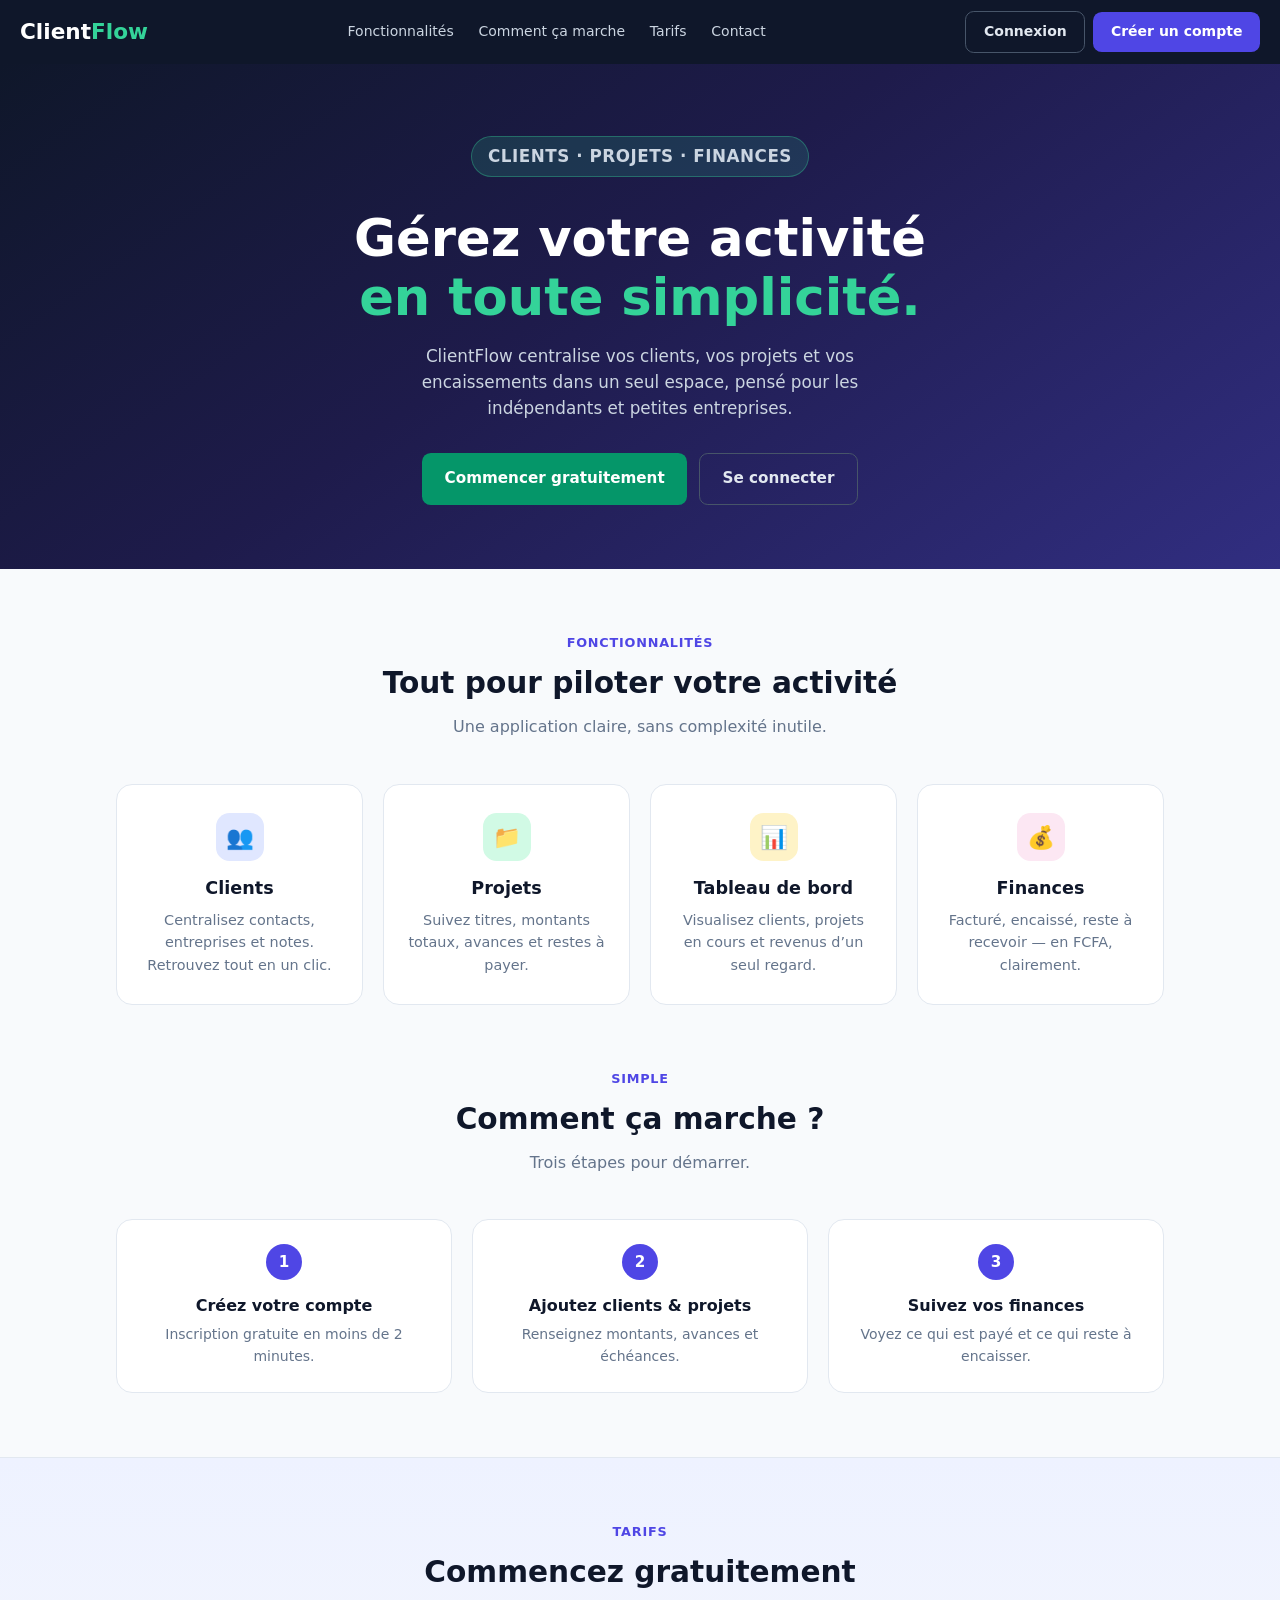
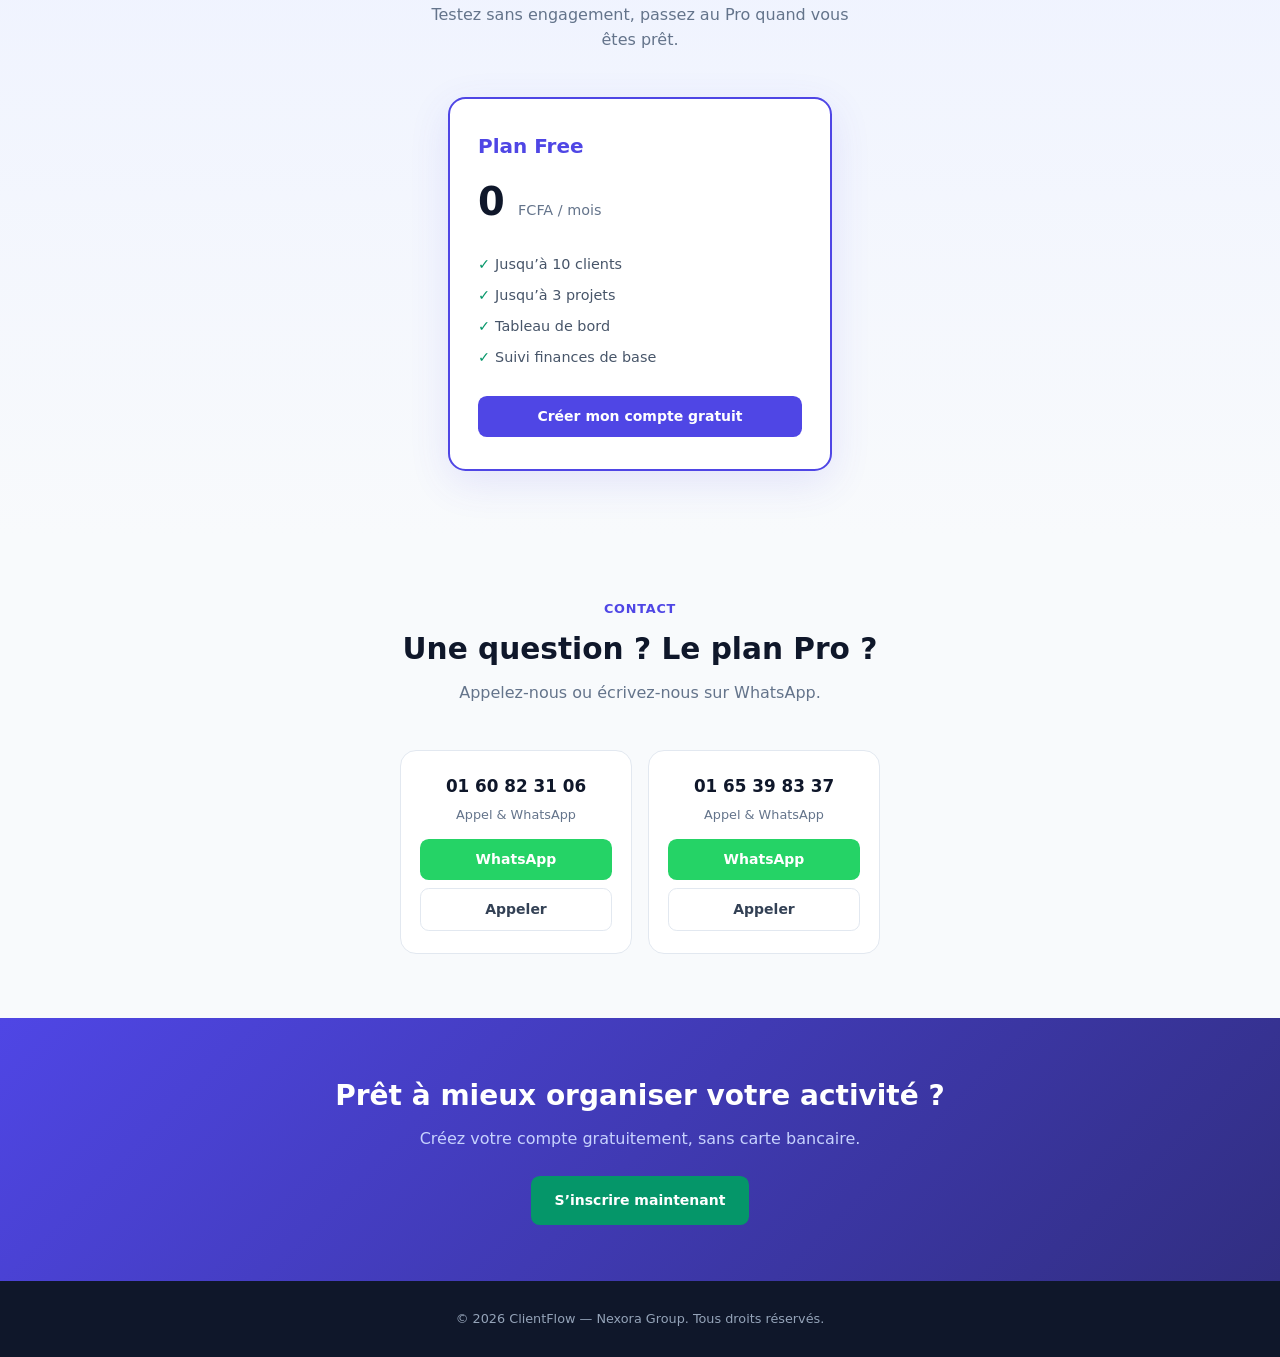
<file: index.html>
<!DOCTYPE html>
<html lang="fr">
<head>
  <meta charset="UTF-8"/>
  <meta name="viewport" content="width=device-width, initial-scale=1.0"/>
  <title>ClientFlow — Gérez clients, projets et finances</title>
  <style>
    *{box-sizing:border-box;margin:0;padding:0}
    body{font-family:system-ui,-apple-system,BlinkMacSystemFont,sans-serif;background:#f8fafc;color:#0f172a;line-height:1.55}
    a{text-decoration:none;color:inherit}

    /* NAV */
    .navbar{
      background:#0f172a;
      height:4rem;
      display:flex;align-items:center;justify-content:space-between;
      padding:0 1.25rem;
      position:sticky;top:0;z-index:50;
    }
    .logo{font-size:1.35rem;font-weight:700;color:#fff}
    .logo span{color:#34d399}
    .nav-menu{display:flex;align-items:center;gap:.15rem}
    .nav-menu a{font-size:.875rem;color:#cbd5e1;padding:.5rem .7rem;border-radius:.5rem}
    .nav-menu a:hover{color:#fff;background:rgba(255,255,255,.08)}
    .nav-actions{display:flex;align-items:center;gap:.5rem}
    .btn{
      display:inline-flex;align-items:center;justify-content:center;
      padding:.6rem 1.1rem;border-radius:.55rem;
      font-size:.875rem;font-weight:600;border:none;cursor:pointer;
    }
    .btn-primary{background:#4f46e5;color:#fff}
    .btn-primary:hover{background:#4338ca}
    .btn-secondary{background:transparent;border:1px solid #475569;color:#e2e8f0}
    .btn-secondary:hover{background:rgba(255,255,255,.08)}
    .btn-emerald{background:#059669;color:#fff}
    .btn-emerald:hover{background:#047857}
    .btn-whatsapp{background:#25D366;color:#fff}
    .menu-toggle{
      display:none;background:none;border:1px solid #475569;
      border-radius:.5rem;padding:.35rem .6rem;font-size:1.1rem;color:#fff;cursor:pointer;
    }

    /* HERO */
    .hero{
      background:linear-gradient(145deg,#0f172a 0%,#1e1b4b 45%,#312e81 100%);
      color:#fff;
      padding:4.5rem 1.25rem 4rem;
      text-align:center;
    }
    .badge{
      display:inline-block;
      background:rgba(52,211,153,.15);
      color:#34d399;
      border:1px solid rgba(52,211,153,.35);
      font-size:.75rem;font-weight:600;
      padding:.4rem 1rem;border-radius:9999px;margin-bottom:1.25rem;
      letter-spacing:.03em;
    }
    .hero h1{
      font-size:clamp(1.9rem,5.5vw,3.2rem);
      font-weight:800;line-height:1.15;margin-bottom:1rem;
    }
    .hero h1 span{color:#34d399}
    .hero p{
      color:#cbd5e1;font-size:1.05rem;
      max-width:34rem;margin:0 auto 2rem;
    }
    .hero-buttons{display:flex;gap:.75rem;justify-content:center;flex-wrap:wrap}
    .hero-buttons .btn{padding:.85rem 1.4rem;font-size:.95rem}

    /* SECTIONS */
    .section{max-width:68rem;margin:0 auto;padding:4rem 1.25rem}
    .section-header{text-align:center;margin-bottom:2.75rem}
    .section-header .small{
      color:#4f46e5;font-size:.8rem;font-weight:700;
      text-transform:uppercase;letter-spacing:.06em;
    }
    .section-header h2{font-size:1.85rem;margin:.5rem 0;color:#0f172a}
    .section-header p{color:#64748b;max-width:28rem;margin:0 auto}

    /* FEATURES */
    .features{display:grid;grid-template-columns:repeat(auto-fit,minmax(230px,1fr));gap:1.25rem}
    .feature-card{
      background:#fff;border:1px solid #e2e8f0;border-radius:1rem;
      padding:1.75rem 1.4rem;text-align:center;
      transition:border-color .2s,box-shadow .2s;
    }
    .feature-card:hover{border-color:#a5b4fc;box-shadow:0 10px 30px rgba(79,70,229,.08)}
    .feature-card .icon{
      width:3rem;height:3rem;margin:0 auto .9rem;
      border-radius:.85rem;display:flex;align-items:center;justify-content:center;
      font-size:1.4rem;
    }
    .icon-clients{background:#e0e7ff}
    .icon-projects{background:#d1fae5}
    .icon-dashboard{background:#fef3c7}
    .icon-finance{background:#fce7f3}
    .feature-card h3{font-size:1.1rem;margin-bottom:.4rem}
    .feature-card p{font-size:.9rem;color:#64748b}

    /* HOW IT WORKS */
    .steps{display:grid;grid-template-columns:repeat(auto-fit,minmax(200px,1fr));gap:1.25rem}
    .step{
      background:#fff;border:1px solid #e2e8f0;border-radius:1rem;
      padding:1.5rem;text-align:center;
    }
    .step-num{
      width:2.25rem;height:2.25rem;margin:0 auto .85rem;
      background:#4f46e5;color:#fff;border-radius:9999px;
      display:flex;align-items:center;justify-content:center;
      font-weight:700;font-size:.95rem;
    }
    .step h3{font-size:1rem;margin-bottom:.35rem}
    .step p{font-size:.875rem;color:#64748b}

    /* PRICING */
    .pricing-bg{background:linear-gradient(180deg,#eef2ff 0%,#f8fafc 100%);border-top:1px solid #e2e8f0}
    .pricing-card{
      max-width:24rem;margin:0 auto;
      background:#fff;border:2px solid #4f46e5;border-radius:1.1rem;
      padding:2rem 1.75rem;
      box-shadow:0 12px 40px rgba(79,70,229,.12);
    }
    .pricing-card h3{font-size:1.25rem;color:#4f46e5}
    .price{font-size:2.4rem;font-weight:800;margin:.6rem 0 1.35rem;color:#0f172a}
    .price span{font-size:.9rem;font-weight:500;color:#64748b}
    .pricing-card ul{list-style:none;margin-bottom:1.75rem}
    .pricing-card li{font-size:.9rem;color:#475569;margin-bottom:.55rem}
    .pricing-card li::before{content:"✓ ";color:#059669;font-weight:700}

    /* CONTACT */
    .contact-cards{display:grid;grid-template-columns:1fr;gap:1rem;max-width:30rem;margin:0 auto}
    @media(min-width:520px){.contact-cards{grid-template-columns:1fr 1fr}}
    .contact-card{
      background:#fff;border:1px solid #e2e8f0;border-radius:1rem;
      padding:1.4rem 1.2rem;text-align:center;
    }
    .contact-card h3{font-size:1.05rem;margin-bottom:.35rem;color:#0f172a}
    .contact-card p{font-size:.8rem;color:#64748b;margin-bottom:.9rem}

    /* CTA */
    .cta{
      background:linear-gradient(135deg,#4f46e5,#312e81);
      color:#fff;text-align:center;
      padding:3.5rem 1.25rem;
    }
    .cta h2{font-size:1.75rem;margin-bottom:.6rem}
    .cta p{color:#c7d2fe;margin-bottom:1.5rem}

    footer{
      text-align:center;padding:1.75rem 1.25rem;
      font-size:.8rem;color:#94a3b8;background:#0f172a;
    }

    @media(max-width:768px){
      .menu-toggle{display:block}
      .nav-menu{
        display:none;position:absolute;top:4rem;left:0;right:0;
        background:#0f172a;border-bottom:1px solid #1e293b;
        flex-direction:column;padding:.5rem 0;
      }
      .nav-menu.open{display:flex}
      .nav-menu a{width:100%;padding:.8rem 1.25rem;color:#e2e8f0}
      .nav-actions .btn-secondary{display:none}
    }
  </style>
</head>
<body>

  <header class="navbar">
    <a href="index.html" class="logo">Client<span>Flow</span></a>
    <nav class="nav-menu" id="nav-menu">
      <a href="#fonctionnalites">Fonctionnalités</a>
      <a href="#comment">Comment ça marche</a>
      <a href="#tarifs">Tarifs</a>
      <a href="#contact">Contact</a>
    </nav>
    <div class="nav-actions">
      <a href="login.html" class="btn btn-secondary">Connexion</a>
      <a href="register.html" class="btn btn-primary">Créer un compte</a>
      <button class="menu-toggle" id="menu-toggle">☰</button>
    </div>
  </header>

  <!-- HERO -->
  <section class="hero">
    <p class="badge">CLIENTS · PROJETS · FINANCES</p>
    <h1>Gérez votre activité<br><span>en toute simplicité.</span></h1>
    <p>
      ClientFlow centralise vos clients, vos projets et vos encaissements
      dans un seul espace, pensé pour les indépendants et petites entreprises.
    </p>
    <div class="hero-buttons">
      <a href="register.html" class="btn btn-emerald">Commencer gratuitement</a>
      <a href="login.html" class="btn btn-secondary">Se connecter</a>
    </div>
  </section>

  <!-- FONCTIONNALITÉS -->
  <section id="fonctionnalites" class="section">
    <div class="section-header">
      <p class="small">Fonctionnalités</p>
      <h2>Tout pour piloter votre activité</h2>
      <p>Une application claire, sans complexité inutile.</p>
    </div>
    <div class="features">
      <div class="feature-card">
        <div class="icon icon-clients">👥</div>
        <h3>Clients</h3>
        <p>Centralisez contacts, entreprises et notes. Retrouvez tout en un clic.</p>
      </div>
      <div class="feature-card">
        <div class="icon icon-projects">📁</div>
        <h3>Projets</h3>
        <p>Suivez titres, montants totaux, avances et restes à payer.</p>
      </div>
      <div class="feature-card">
        <div class="icon icon-dashboard">📊</div>
        <h3>Tableau de bord</h3>
        <p>Visualisez clients, projets en cours et revenus d’un seul regard.</p>
      </div>
      <div class="feature-card">
        <div class="icon icon-finance">💰</div>
        <h3>Finances</h3>
        <p>Facturé, encaissé, reste à recevoir — en FCFA, clairement.</p>
      </div>
    </div>
  </section>

  <!-- COMMENT ÇA MARCHE -->
  <section id="comment" class="section" style="padding-top:0">
    <div class="section-header">
      <p class="small">Simple</p>
      <h2>Comment ça marche ?</h2>
      <p>Trois étapes pour démarrer.</p>
    </div>
    <div class="steps">
      <div class="step">
        <div class="step-num">1</div>
        <h3>Créez votre compte</h3>
        <p>Inscription gratuite en moins de 2 minutes.</p>
      </div>
      <div class="step">
        <div class="step-num">2</div>
        <h3>Ajoutez clients & projets</h3>
        <p>Renseignez montants, avances et échéances.</p>
      </div>
      <div class="step">
        <div class="step-num">3</div>
        <h3>Suivez vos finances</h3>
        <p>Voyez ce qui est payé et ce qui reste à encaisser.</p>
      </div>
    </div>
  </section>

  <!-- TARIFS -->
  <section id="tarifs" class="pricing-bg">
    <div class="section">
      <div class="section-header">
        <p class="small">Tarifs</p>
        <h2>Commencez gratuitement</h2>
        <p>Testez sans engagement, passez au Pro quand vous êtes prêt.</p>
      </div>
      <div class="pricing-card">
        <h3>Plan Free</h3>
        <p class="price">0 <span>FCFA / mois</span></p>
        <ul>
          <li>Jusqu’à 10 clients</li>
          <li>Jusqu’à 3 projets</li>
          <li>Tableau de bord</li>
          <li>Suivi finances de base</li>
        </ul>
        <a href="register.html" class="btn btn-primary" style="width:100%">Créer mon compte gratuit</a>
      </div>
    </div>
  </section>

  <!-- CONTACT -->
  <section id="contact" class="section">
    <div class="section-header">
      <p class="small">Contact</p>
      <h2>Une question ? Le plan Pro ?</h2>
      <p>Appelez-nous ou écrivez-nous sur WhatsApp.</p>
    </div>
    <div class="contact-cards">
      <div class="contact-card">
        <h3>01 60 82 31 06</h3>
        <p>Appel & WhatsApp</p>
        <a href="https://wa.me/2290160823106?text=Bonjour%2C%20je%20suis%20intéressé%20par%20ClientFlow" class="btn btn-whatsapp" style="width:100%;margin-bottom:.5rem" target="_blank">WhatsApp</a>
        <a href="tel:+2290160823106" class="btn btn-secondary" style="width:100%;border-color:#e2e8f0;color:#334155">Appeler</a>
      </div>
      <div class="contact-card">
        <h3>01 65 39 83 37</h3>
        <p>Appel & WhatsApp</p>
        <a href="https://wa.me/2290165398337?text=Bonjour%2C%20je%20suis%20intéressé%20par%20ClientFlow" class="btn btn-whatsapp" style="width:100%;margin-bottom:.5rem" target="_blank">WhatsApp</a>
        <a href="tel:+2290165398337" class="btn btn-secondary" style="width:100%;border-color:#e2e8f0;color:#334155">Appeler</a>
      </div>
    </div>
  </section>

  <!-- CTA -->
  <section class="cta">
    <h2>Prêt à mieux organiser votre activité ?</h2>
    <p>Créez votre compte gratuitement, sans carte bancaire.</p>
    <a href="register.html" class="btn btn-emerald" style="padding:.85rem 1.5rem">S’inscrire maintenant</a>
  </section>

  <footer>© 2026 ClientFlow — Nexora Group. Tous droits réservés.</footer>

  <script>
    document.getElementById("menu-toggle").addEventListener("click", function () {
      document.getElementById("nav-menu").classList.toggle("open");
    });
  </script>
</body>
</html>
</file>
